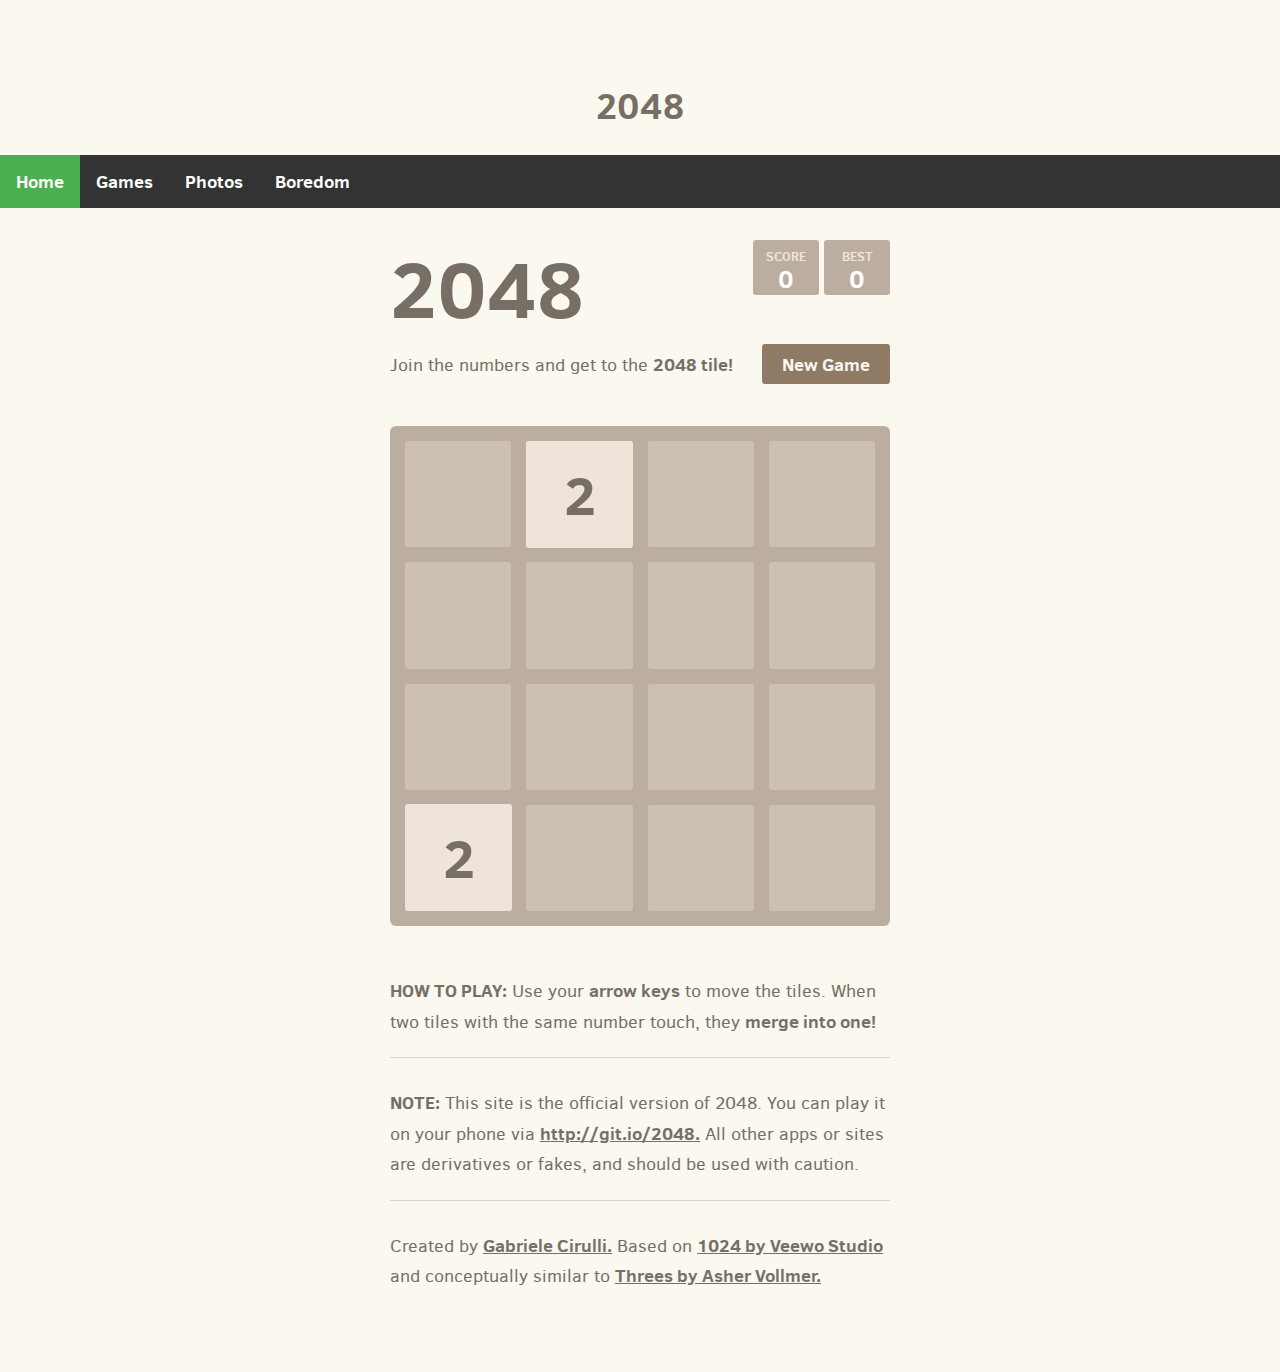
<file: Games/2048/index.html>
<!DOCTYPE html>
<html>
<head>
  <meta charset="utf-8">
  <title>2048</title>

  <link href="style/main.css" rel="stylesheet" type="text/css">
  <link rel="shortcut icon" href="favicon.ico">
  <link rel="apple-touch-icon" href="meta/apple-touch-icon.png">
  <link rel="apple-touch-startup-image" href="meta/apple-touch-startup-image-640x1096.png" media="(device-width: 320px) and (device-height: 568px) and (-webkit-device-pixel-ratio: 2)"> <!-- iPhone 5+ -->
  <link rel="apple-touch-startup-image" href="meta/apple-touch-startup-image-640x920.png"  media="(device-width: 320px) and (device-height: 480px) and (-webkit-device-pixel-ratio: 2)"> <!-- iPhone, retina -->
  <meta name="apple-mobile-web-app-capable" content="yes">
  <meta name="apple-mobile-web-app-status-bar-style" content="black">

  <meta name="HandheldFriendly" content="True">
  <meta name="MobileOptimized" content="320">
  <meta name="viewport" content="width=device-width, target-densitydpi=160dpi, initial-scale=1.0, maximum-scale=1, user-scalable=no, minimal-ui">
  <style>
nav ul {
    list-style-type: none;
    margin: 0;
    padding: 0;
    overflow: hidden;
    background-color: #333;
}

nav li {
    float: left;
}

nav li a {
    display: block;
    color: white;
    text-align: center;
    padding: 14px 16px;
    text-decoration: none;
}

nav a:hover:not(.active) {
    background-color: #111;
}

nav .active {
background-color:#4CAF50;
}
</style>
</head>
<body>
	<header><center><h1>2048</h1></center></header>
		<nav>
			<ul>
				<li><a class="active" href="../../Home Page/Awesome Webpage.html">Home</a></li>
				<li><a href="../../Games/games.html">Games</a></li>
				<li><a href="../../Photos/photos.html">Photos</a></li>
				<li><a href="../../Boredom/page.html">Boredom</a></li>
			</ul>
		</nav>
	<br>
  <div class="container">
    <div class="heading">
      <h1 class="title">2048</h1>
      <div class="scores-container">
        <div class="score-container">0</div>
        <div class="best-container">0</div>
      </div>
    </div>

    <div class="above-game">
      <p class="game-intro">Join the numbers and get to the <strong>2048 tile!</strong></p>
      <a class="restart-button">New Game</a>
    </div>

    <div class="game-container">
      <div class="game-message">
        <p></p>
        <div class="lower">
	        <a class="keep-playing-button">Keep going</a>
          <a class="retry-button">Try again</a>
        </div>
      </div>

      <div class="grid-container">
        <div class="grid-row">
          <div class="grid-cell"></div>
          <div class="grid-cell"></div>
          <div class="grid-cell"></div>
          <div class="grid-cell"></div>
        </div>
        <div class="grid-row">
          <div class="grid-cell"></div>
          <div class="grid-cell"></div>
          <div class="grid-cell"></div>
          <div class="grid-cell"></div>
        </div>
        <div class="grid-row">
          <div class="grid-cell"></div>
          <div class="grid-cell"></div>
          <div class="grid-cell"></div>
          <div class="grid-cell"></div>
        </div>
        <div class="grid-row">
          <div class="grid-cell"></div>
          <div class="grid-cell"></div>
          <div class="grid-cell"></div>
          <div class="grid-cell"></div>
        </div>
      </div>

      <div class="tile-container">

      </div>
    </div>

    <p class="game-explanation">
      <strong class="important">How to play:</strong> Use your <strong>arrow keys</strong> to move the tiles. When two tiles with the same number touch, they <strong>merge into one!</strong>
    </p>
    <hr>
    <p>
    <strong class="important">Note:</strong> This site is the official version of 2048. You can play it on your phone via <a href="http://git.io/2048">http://git.io/2048.</a> All other apps or sites are derivatives or fakes, and should be used with caution.
    </p>
    <hr>
    <p>
    Created by <a href="http://gabrielecirulli.com" target="_blank">Gabriele Cirulli.</a> Based on <a href="https://itunes.apple.com/us/app/1024!/id823499224" target="_blank">1024 by Veewo Studio</a> and conceptually similar to <a href="http://asherv.com/threes/" target="_blank">Threes by Asher Vollmer.</a>
    </p>
  </div>

  <script src="js/bind_polyfill.js"></script>
  <script src="js/classlist_polyfill.js"></script>
  <script src="js/animframe_polyfill.js"></script>
  <script src="js/keyboard_input_manager.js"></script>
  <script src="js/html_actuator.js"></script>
  <script src="js/grid.js"></script>
  <script src="js/tile.js"></script>
  <script src="js/local_storage_manager.js"></script>
  <script src="js/game_manager.js"></script>
  <script src="js/application.js"></script>
</body>
</html>
</file>
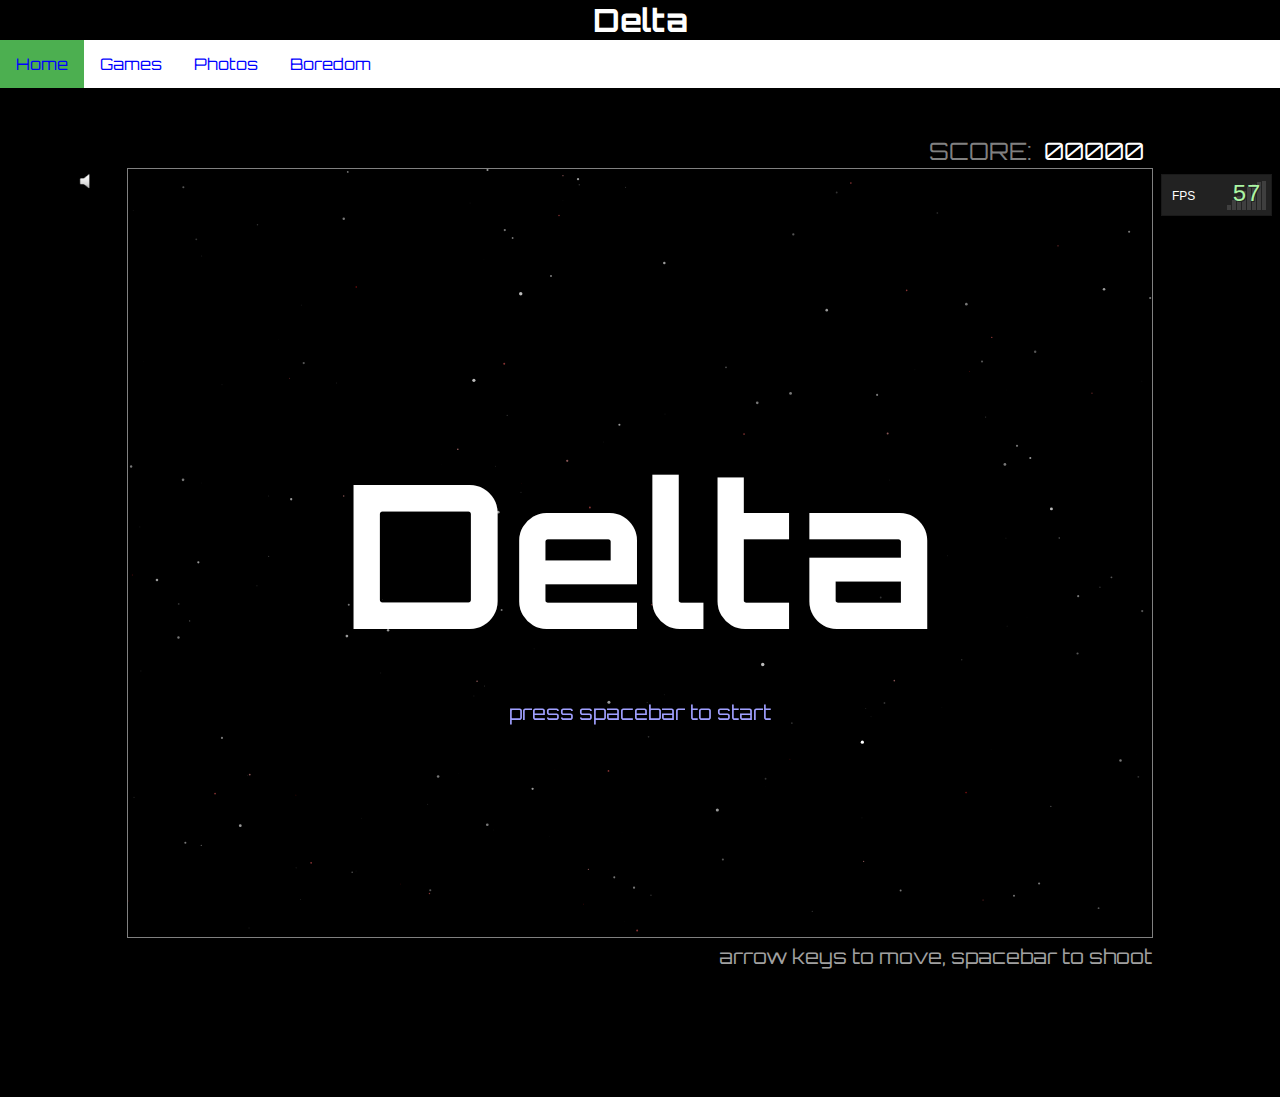
<file: Games/Delta/index.html>
<!DOCTYPE html>
<html>
<head>
  <meta http-equiv="X-UA-Compatible" content="IE=edge" />
  <meta http-equiv="Content-type" content="text/html; charset=utf-8"/>
  <link href='http://fonts.googleapis.com/css?family=Orbitron:400,500,700,900' rel='stylesheet' type='text/css'>
  <link href="css/normalize.css" media="screen, print" rel="stylesheet" type="text/css" />
  <link href="css/delta.css"  media="screen, print" rel="stylesheet" type="text/css" />
  <title>Javascript Delta</title>
  <style>
nav ul {
    list-style-type: none;
    margin: 0;
    padding: 0;
    overflow: hidden;
    background-color: #ffffff;
}

nav li {
    float: left;
}

nav li a {
    display: block;
    color: blue;
    text-align: center;
    padding: 14px 16px;
    text-decoration: none;
}

nav a:hover:not(.active) {
    background-color: #111;
}

nav .active {
background-color:#4CAF50;
}
</style>
</head>

<body>
	<header><center><h1>Delta</h1></center></header>
	<br><br>
	<nav>
		<ul>
			<li><a class="active" href="../../Home Page/Awesome Webpage.html">Home</a></li>
			<li><a href="../../Games/games.html">Games</a></li>
			<li><a href="../../Photos/photos.html">Photos</a></li>
			<li><a href="../../Boredom/page.html">Boredom</a></li>
		</ul>
	</nav>
	<br><br>
  <div id="delta">

    <div id="scoreboard">
      <span class="lives"><span class="label">LIVES:</span><img class="one" src="images/life.png"><img class="two" src="images/life.png"><img class="three" src="images/life.png"></span>
      <span class="score"><span class="label">SCORE:</span><span class="value">00000</span></span>
    </div>

    <img id="booting" src='images/booting.gif'>

    <h1 id="title"   style="display:none;">Delta</h1>
    <h2 id="start"   style="display:none;">press spacebar to start</h1>
    <h1 id="prepare" style="display:none;">Fasten Your Seatbelt</h1>

    <canvas id="canvas">
      <div class="unsupported">
        Sorry, this example cannot be run because your browser does not support the &lt;canvas&gt; element
      </div>
    </canvas>

    <div id="instructions">
      arrow keys to move, spacebar to shoot
    </div>

    <div id='sound' class='on' title='toggle music and fx' style="display:none;"></div>

  </div>

  <script src="js/vendor.js"></script>
  <script src="js/game.js"></script>
  <script src="js/delta.js"></script>
  <script>
    Delta();
  </script>

</body>
</html>
</file>
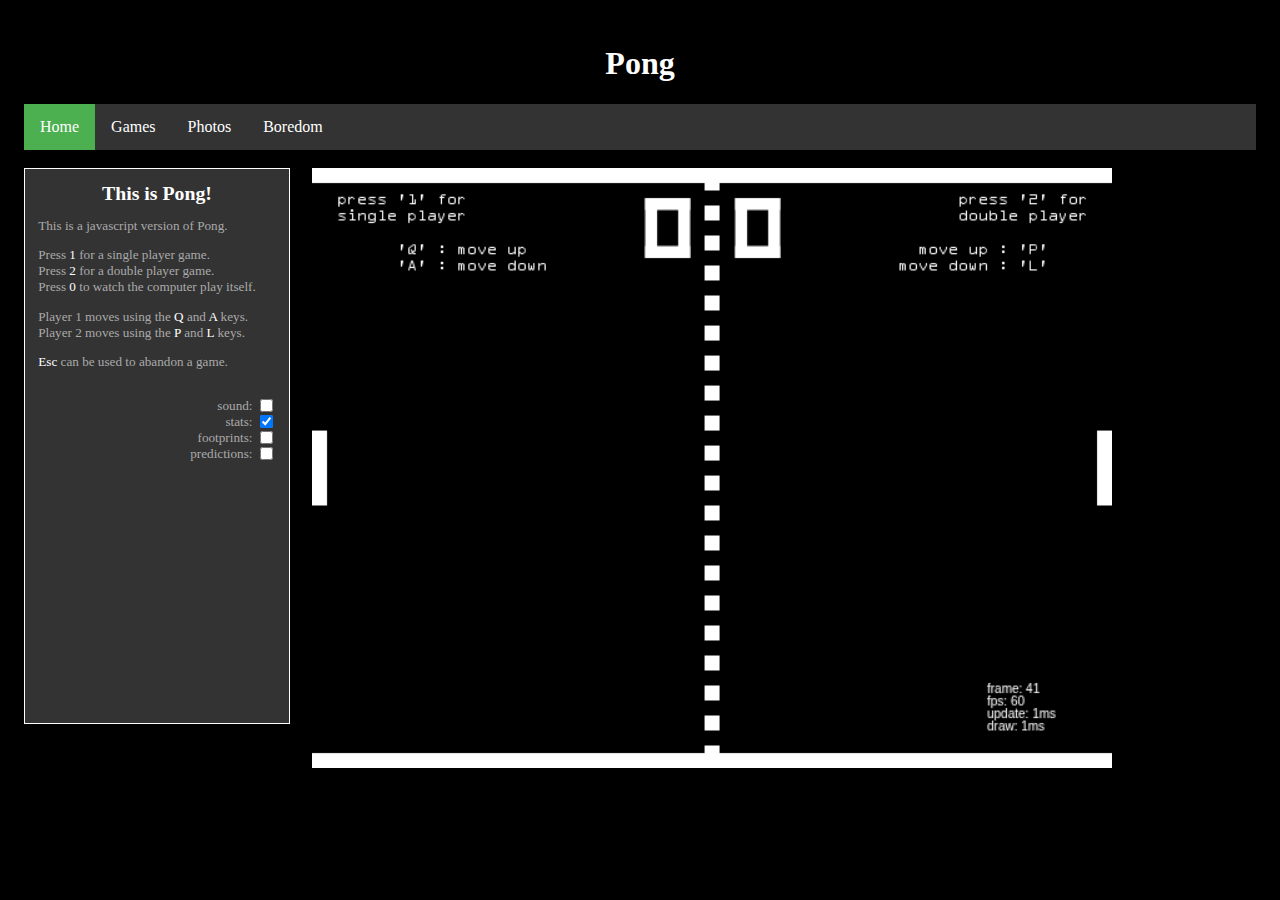
<file: Games/Pong/index.html>
<!DOCTYPE html> 
<html>
<head>
  <title>Pong!</title> 
  <meta http-equiv="Content-Type" content="text/html; charset=utf-8"/> 
  <link href="pong.css" media="screen, print" rel="stylesheet" type="text/css" /> 
  	<style>
nav ul {
    list-style-type: none;
    margin: 0;
    padding: 0;
    overflow: hidden;
    background-color: #333;
}

nav li {
    float: left;
}

nav li a {
    display: block;
    color: white;
    text-align: center;
    padding: 14px 16px;
    text-decoration: none;
}

nav a:hover:not(.active) {
    background-color: #111;
}

nav .active {
background-color:#4CAF50;
}
</style>
</head> 
 
<body> 
<header><center><h1><font color="#ffffff">Pong</font></h1></center></header>
	<nav>
		<ul>
			<li><a class="active" href="../../Home Page/Awesome Webpage.html">Home</a></li>
			<li><a href="../../Games/games.html">Games</a></li>
			<li><a href="../../Photos/photos.html">Photos</a></li>
			<li><a href="../../Boredom/page.html">Boredom</a></li>
		</ul>
	</nav>
	<br>
  <div id="sidebar">

    <h2>This is Pong!</h2>



    <div class='description'>
      <p>
        This is a javascript version of Pong.
      </p>
      <p>
        Press <b>1</b> for a single player game.<br>
        Press <b>2</b> for a double player game.<br>
        Press <b>0</b> to watch the computer play itself.
      </p>
      <p>
        Player 1 moves using the <b>Q</b> and <b>A</b> keys.<br>
        Player 2 moves using the <b>P</b> and <b>L</b> keys.
      </p>
      <p>
        <b>Esc</b> can be used to abandon a game.
      </p>
    </div>

    <div class='settings'>
      <label for='sound'>sound: </label>
      <input type='checkbox' id='sound'>
    </div>

    <div class='settings'>
      <label for='stats'>stats: </label>
      <input type='checkbox' id='stats' checked>
    </div>

    <div class='settings'>
      <label for='footprints'>footprints: </label>
      <input type='checkbox' id='footprints'>
    </div>

    <div class='settings'>
      <label for='predictions'>predictions: </label>
      <input type='checkbox' id='predictions'>
    </div>

  </div>

  <canvas id="game">
    <div id="unsupported">
      Sorry, this example cannot be run because your browser does not support the &lt;canvas&gt; element
    </div>
  </canvas>

  <script src="game.js" type="text/javascript"></script> 
  <script src="pong.js" type="text/javascript"></script>
  <script type="text/javascript">
  Game.ready(function() {

    var size        = document.getElementById('size');
    var sound       = document.getElementById('sound');
    var stats       = document.getElementById('stats');
    var footprints  = document.getElementById('footprints');
    var predictions = document.getElementById('predictions');

    var pong = Game.start('game', Pong, {
      sound:       sound.checked,
      stats:       stats.checked,
      footprints:  footprints.checked,
      predictions: predictions.checked
    });

    Game.addEvent(sound,       'change', function() { pong.enableSound(sound.checked);           });
    Game.addEvent(stats,       'change', function() { pong.showStats(stats.checked);             });
    Game.addEvent(footprints,  'change', function() { pong.showFootprints(footprints.checked);   });
    Game.addEvent(predictions, 'change', function() { pong.showPredictions(predictions.checked); });

  });
  </script>

</body> 
</html>
</file>
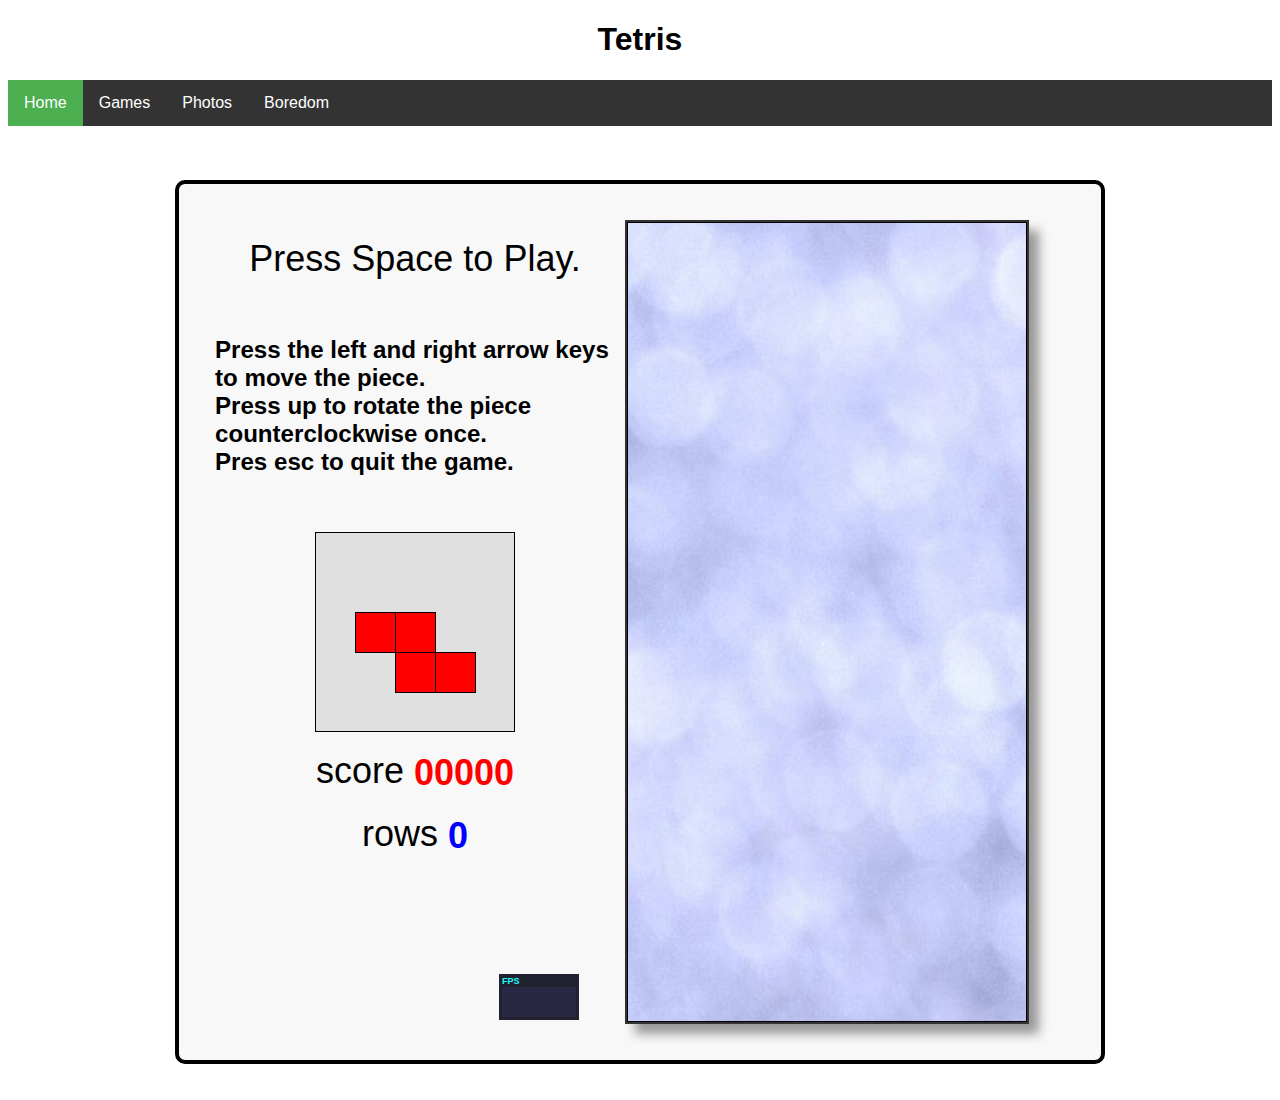
<file: Games/Tetris/index.html>
<!DOCTYPE html>
<html>
<head>
  <title>Tetris</title>
  <style>
nav ul {
    list-style-type: none;
    margin: 0;
    padding: 0;
    overflow: hidden;
    background-color: #333;
}

nav li {
    float: left;
}

nav li a {
    display: block;
    color: white;
    text-align: center;
    padding: 14px 16px;
    text-decoration: none;
}

nav a:hover:not(.active) {
    background-color: #111;
}

nav .active {
background-color:#4CAF50;
}
</style>
  <style>
    body      { font-family: Helvetica, sans-serif; }
    #tetris   { margin: 1em auto; padding: 1em; border: 4px solid black; border-radius: 10px; background-color: #F8F8F8; }
    #stats    { display: inline-block; vertical-align: top; }
    #canvas   { display: inline-block; vertical-align: top; background: url(texture.jpg); box-shadow: 10px 10px 10px #999; border: 2px solid #333; }
    #menu     { display: inline-block; vertical-align: top; position: relative; }
    #menu p   { margin: 0.5em 0; text-align: center; }
    #menu p a { text-decoration: none; color: black; }
    #upcoming { display: block; margin: 0 auto; background-color: #E0E0E0; }
    #score    { color: red; font-weight: bold; vertical-align: middle; }
    #rows     { color: blue; font-weight: bold; vertical-align: middle; }
    #stats    { position: absolute; bottom: 0em; right: 1em; }
    @media screen and (min-width:   0px) and (min-height:   0px)  { #tetris { font-size: 0.75em; width: 250px; } #menu { width: 100px; height: 200px; } #upcoming { width:  50px; height:  50px; } #canvas { width: 100px; height: 200px; } } /* 10px chunks */
    @media screen and (min-width: 400px) and (min-height: 400px)  { #tetris { font-size: 1.00em; width: 350px; } #menu { width: 150px; height: 300px; } #upcoming { width:  75px; height:  75px; } #canvas { width: 150px; height: 300px; } } /* 15px chunks */
    @media screen and (min-width: 500px) and (min-height: 500px)  { #tetris { font-size: 1.25em; width: 450px; } #menu { width: 200px; height: 400px; } #upcoming { width: 100px; height: 100px; } #canvas { width: 200px; height: 400px; } } /* 20px chunks */
    @media screen and (min-width: 600px) and (min-height: 600px)  { #tetris { font-size: 1.50em; width: 550px; } #menu { width: 250px; height: 500px; } #upcoming { width: 125px; height: 125px; } #canvas { width: 250px; height: 500px; } } /* 25px chunks */
    @media screen and (min-width: 700px) and (min-height: 700px)  { #tetris { font-size: 1.75em; width: 650px; } #menu { width: 300px; height: 600px; } #upcoming { width: 150px; height: 150px; } #canvas { width: 300px; height: 600px; } } /* 30px chunks */
    @media screen and (min-width: 800px) and (min-height: 800px)  { #tetris { font-size: 2.00em; width: 750px; } #menu { width: 350px; height: 700px; } #upcoming { width: 175px; height: 175px; } #canvas { width: 350px; height: 700px; } } /* 35px chunks */
    @media screen and (min-width: 900px) and (min-height: 900px)  { #tetris { font-size: 2.25em; width: 850px; } #menu { width: 400px; height: 800px; } #upcoming { width: 200px; height: 200px; } #canvas { width: 400px; height: 800px; } } /* 40px chunks */
  </style>
</head>

<body>
	<header><center><h1>Tetris</h1></center></header>
	<nav>
		<ul>
			<li><a class="active" href="../../Home Page/Awesome Webpage.html">Home</a></li>
			<li><a href="../../Games/games.html">Games</a></li>
			<li><a href="../../Photos/photos.html">Photos</a></li>
			<li><a href="../../Boredom/page.html">Boredom</a></li>
		</ul>
	</nav>
	<br>
  <div id="tetris">
    <div id="menu">
      <p id="start"><a href="javascript:play();">Press Space to Play.</a></p>
	  <p><h6>Press the left and right arrow keys to move the piece. <br> Press up to rotate the piece counterclockwise once. <br> Pres esc to quit the game.</h6></p>
      <p><canvas id="upcoming"></canvas></p>
      <p>score <span id="score">00000</span></p>
      <p>rows <span id="rows">0</span></p>
    </div>
    <canvas id="canvas">
      Sorry, this example cannot be run because your browser does not support the &lt;canvas&gt; element
    </canvas>
  </div>

  <script src="stats.js"></script>
  <script>

    //-------------------------------------------------------------------------
    // base helper methods
    //-------------------------------------------------------------------------

    function get(id)        { return document.getElementById(id);  }
    function hide(id)       { get(id).style.visibility = 'hidden'; }
    function show(id)       { get(id).style.visibility = null;     }
    function html(id, html) { get(id).innerHTML = html;            }

    function timestamp()           { return new Date().getTime();                             }
    function random(min, max)      { return (min + (Math.random() * (max - min)));            }
    function randomChoice(choices) { return choices[Math.round(random(0, choices.length-1))]; }

    if (!window.requestAnimationFrame) { // http://paulirish.com/2011/requestanimationframe-for-smart-animating/
      window.requestAnimationFrame = window.webkitRequestAnimationFrame ||
                                     window.mozRequestAnimationFrame    ||
                                     window.oRequestAnimationFrame      ||
                                     window.msRequestAnimationFrame     ||
                                     function(callback, element) {
                                       window.setTimeout(callback, 1000 / 60);
                                     }
    }

    //-------------------------------------------------------------------------
    // game constants
    //-------------------------------------------------------------------------

    var KEY     = { ESC: 27, SPACE: 32, LEFT: 37, UP: 38, RIGHT: 39, DOWN: 40 },
        DIR     = { UP: 0, RIGHT: 1, DOWN: 2, LEFT: 3, MIN: 0, MAX: 3 },
        stats   = new Stats(),
        canvas  = get('canvas'),
        ctx     = canvas.getContext('2d'),
        ucanvas = get('upcoming'),
        uctx    = ucanvas.getContext('2d'),
        speed   = { start: 0.6, decrement: 0.005, min: 0.1 }, // how long before piece drops by 1 row (seconds)
        nx      = 10, // width of tetris court (in blocks)
        ny      = 20, // height of tetris court (in blocks)
        nu      = 5;  // width/height of upcoming preview (in blocks)

    //-------------------------------------------------------------------------
    // game variables (initialized during reset)
    //-------------------------------------------------------------------------

    var dx, dy,        // pixel size of a single tetris block
        blocks,        // 2 dimensional array (nx*ny) representing tetris court - either empty block or occupied by a 'piece'
        actions,       // queue of user actions (inputs)
        playing,       // true|false - game is in progress
        dt,            // time since starting this game
        current,       // the current piece
        next,          // the next piece
        score,         // the current score
        vscore,        // the currently displayed score (it catches up to score in small chunks - like a spinning slot machine)
        rows,          // number of completed rows in the current game
        step;          // how long before current piece drops by 1 row

    //-------------------------------------------------------------------------
    // tetris pieces
    //
    // blocks: each element represents a rotation of the piece (0, 90, 180, 270)
    //         each element is a 16 bit integer where the 16 bits represent
    //         a 4x4 set of blocks, e.g. j.blocks[0] = 0x44C0
    //
    //             0100 = 0x4 << 3 = 0x4000
    //             0100 = 0x4 << 2 = 0x0400
    //             1100 = 0xC << 1 = 0x00C0
    //             0000 = 0x0 << 0 = 0x0000
    //                               ------
    //                               0x44C0
    //
    //-------------------------------------------------------------------------

    var i = { size: 4, blocks: [0x0F00, 0x2222, 0x00F0, 0x4444], color: 'cyan'   };
    var j = { size: 3, blocks: [0x44C0, 0x8E00, 0x6440, 0x0E20], color: 'blue'   };
    var l = { size: 3, blocks: [0x4460, 0x0E80, 0xC440, 0x2E00], color: 'orange' };
    var o = { size: 2, blocks: [0xCC00, 0xCC00, 0xCC00, 0xCC00], color: 'yellow' };
    var s = { size: 3, blocks: [0x06C0, 0x8C40, 0x6C00, 0x4620], color: 'green'  };
    var t = { size: 3, blocks: [0x0E40, 0x4C40, 0x4E00, 0x4640], color: 'purple' };
    var z = { size: 3, blocks: [0x0C60, 0x4C80, 0xC600, 0x2640], color: 'red'    };

    //------------------------------------------------
    // do the bit manipulation and iterate through each
    // occupied block (x,y) for a given piece
    //------------------------------------------------
    function eachblock(type, x, y, dir, fn) {
      var bit, result, row = 0, col = 0, blocks = type.blocks[dir];
      for(bit = 0x8000 ; bit > 0 ; bit = bit >> 1) {
        if (blocks & bit) {
          fn(x + col, y + row);
        }
        if (++col === 4) {
          col = 0;
          ++row;
        }
      }
    }

    //-----------------------------------------------------
    // check if a piece can fit into a position in the grid
    //-----------------------------------------------------
    function occupied(type, x, y, dir) {
      var result = false
      eachblock(type, x, y, dir, function(x, y) {
        if ((x < 0) || (x >= nx) || (y < 0) || (y >= ny) || getBlock(x,y))
          result = true;
      });
      return result;
    }

    function unoccupied(type, x, y, dir) {
      return !occupied(type, x, y, dir);
    }

    //-----------------------------------------
    // start with 4 instances of each piece and
    // pick randomly until the 'bag is empty'
    //-----------------------------------------
    var pieces = [];
    function randomPiece() {
      if (pieces.length == 0)
        pieces = [i,i,i,i,j,j,j,j,l,l,l,l,o,o,o,o,s,s,s,s,t,t,t,t,z,z,z,z];
      var type = pieces.splice(random(0, pieces.length-1), 1)[0];
      return { type: type, dir: DIR.UP, x: Math.round(random(0, nx - type.size)), y: 0 };
    }


    //-------------------------------------------------------------------------
    // GAME LOOP
    //-------------------------------------------------------------------------

    function run() {

      showStats(); // initialize FPS counter
      addEvents(); // attach keydown and resize events

      var last = now = timestamp();
      function frame() {
        now = timestamp();
        update(Math.min(1, (now - last) / 1000.0)); // using requestAnimationFrame have to be able to handle large delta's caused when it 'hibernates' in a background or non-visible tab
        draw();
        stats.update();
        last = now;
        requestAnimationFrame(frame, canvas);
      }

      resize(); // setup all our sizing information
      reset();  // reset the per-game variables
      frame();  // start the first frame

    }

    function showStats() {
      stats.domElement.id = 'stats';
      get('menu').appendChild(stats.domElement);
    }

    function addEvents() {
      document.addEventListener('keydown', keydown, false);
      window.addEventListener('resize', resize, false);
    }

    function resize(event) {
      canvas.width   = canvas.clientWidth;  // set canvas logical size equal to its physical size
      canvas.height  = canvas.clientHeight; // (ditto)
      ucanvas.width  = ucanvas.clientWidth;
      ucanvas.height = ucanvas.clientHeight;
      dx = canvas.width  / nx; // pixel size of a single tetris block
      dy = canvas.height / ny; // (ditto)
      invalidate();
      invalidateNext();
    }

    function keydown(ev) {
      var handled = false;
      if (playing) {
        switch(ev.keyCode) {
          case KEY.LEFT:   actions.push(DIR.LEFT);  handled = true; break;
          case KEY.RIGHT:  actions.push(DIR.RIGHT); handled = true; break;
          case KEY.UP:     actions.push(DIR.UP);    handled = true; break;
          case KEY.DOWN:   actions.push(DIR.DOWN);  handled = true; break;
          case KEY.ESC:    lose();                  handled = true; break;
        }
      }
      else if (ev.keyCode == KEY.SPACE) {
        play();
        handled = true;
      }
      if (handled)
        ev.preventDefault(); // prevent arrow keys from scrolling the page (supported in IE9+ and all other browsers)
    }

    //-------------------------------------------------------------------------
    // GAME LOGIC
    //-------------------------------------------------------------------------

    function play() { hide('start'); reset();          playing = true;  }
    function lose() { show('start'); setVisualScore(); playing = false; }

    function setVisualScore(n)      { vscore = n || score; invalidateScore(); }
    function setScore(n)            { score = n; setVisualScore(n);  }
    function addScore(n)            { score = score + n;   }
    function clearScore()           { setScore(0); }
    function clearRows()            { setRows(0); }
    function setRows(n)             { rows = n; step = Math.max(speed.min, speed.start - (speed.decrement*rows)); invalidateRows(); }
    function addRows(n)             { setRows(rows + n); }
    function getBlock(x,y)          { return (blocks && blocks[x] ? blocks[x][y] : null); }
    function setBlock(x,y,type)     { blocks[x] = blocks[x] || []; blocks[x][y] = type; invalidate(); }
    function clearBlocks()          { blocks = []; invalidate(); }
    function clearActions()         { actions = []; }
    function setCurrentPiece(piece) { current = piece || randomPiece(); invalidate();     }
    function setNextPiece(piece)    { next    = piece || randomPiece(); invalidateNext(); }

    function reset() {
      dt = 0;
      clearActions();
      clearBlocks();
      clearRows();
      clearScore();
      setCurrentPiece(next);
      setNextPiece();
    }

    function update(idt) {
      if (playing) {
        if (vscore < score)
          setVisualScore(vscore + 1);
        handle(actions.shift());
        dt = dt + idt;
        if (dt > step) {
          dt = dt - step;
          drop();
        }
      }
    }

    function handle(action) {
      switch(action) {
        case DIR.LEFT:  move(DIR.LEFT);  break;
        case DIR.RIGHT: move(DIR.RIGHT); break;
        case DIR.UP:    rotate();        break;
        case DIR.DOWN:  drop();          break;
      }
    }

    function move(dir) {
      var x = current.x, y = current.y;
      switch(dir) {
        case DIR.RIGHT: x = x + 1; break;
        case DIR.LEFT:  x = x - 1; break;
        case DIR.DOWN:  y = y + 1; break;
      }
      if (unoccupied(current.type, x, y, current.dir)) {
        current.x = x;
        current.y = y;
        invalidate();
        return true;
      }
      else {
        return false;
      }
    }

    function rotate() {
      var newdir = (current.dir == DIR.MAX ? DIR.MIN : current.dir + 1);
      if (unoccupied(current.type, current.x, current.y, newdir)) {
        current.dir = newdir;
        invalidate();
      }
    }

    function drop() {
      if (!move(DIR.DOWN)) {
        addScore(10);
        dropPiece();
        removeLines();
        setCurrentPiece(next);
        setNextPiece(randomPiece());
        clearActions();
        if (occupied(current.type, current.x, current.y, current.dir)) {
          lose();
        }
      }
    }

    function dropPiece() {
      eachblock(current.type, current.x, current.y, current.dir, function(x, y) {
        setBlock(x, y, current.type);
      });
    }

    function removeLines() {
      var x, y, complete, n = 0;
      for(y = ny ; y > 0 ; --y) {
        complete = true;
        for(x = 0 ; x < nx ; ++x) {
          if (!getBlock(x, y))
            complete = false;
        }
        if (complete) {
          removeLine(y);
          y = y + 1; // recheck same line
          n++;
        }
      }
      if (n > 0) {
        addRows(n);
        addScore(100*Math.pow(2,n-1)); // 1: 100, 2: 200, 3: 400, 4: 800
      }
    }

    function removeLine(n) {
      var x, y;
      for(y = n ; y >= 0 ; --y) {
        for(x = 0 ; x < nx ; ++x)
          setBlock(x, y, (y == 0) ? null : getBlock(x, y-1));
      }
    }

    //-------------------------------------------------------------------------
    // RENDERING
    //-------------------------------------------------------------------------

    var invalid = {};

    function invalidate()         { invalid.court  = true; }
    function invalidateNext()     { invalid.next   = true; }
    function invalidateScore()    { invalid.score  = true; }
    function invalidateRows()     { invalid.rows   = true; }

    function draw() {
      ctx.save();
      ctx.lineWidth = 1;
      ctx.translate(0.5, 0.5); // for crisp 1px black lines
      drawCourt();
      drawNext();
      drawScore();
      drawRows();
      ctx.restore();
    }

    function drawCourt() {
      if (invalid.court) {
        ctx.clearRect(0, 0, canvas.width, canvas.height);
        if (playing)
          drawPiece(ctx, current.type, current.x, current.y, current.dir);
        var x, y, block;
        for(y = 0 ; y < ny ; y++) {
          for (x = 0 ; x < nx ; x++) {
            if (block = getBlock(x,y))
              drawBlock(ctx, x, y, block.color);
          }
        }
        ctx.strokeRect(0, 0, nx*dx - 1, ny*dy - 1); // court boundary
        invalid.court = false;
      }
    }

    function drawNext() {
      if (invalid.next) {
        var padding = (nu - next.type.size) / 2; // half-arsed attempt at centering next piece display
        uctx.save();
        uctx.translate(0.5, 0.5);
        uctx.clearRect(0, 0, nu*dx, nu*dy);
        drawPiece(uctx, next.type, padding, padding, next.dir);
        uctx.strokeStyle = 'black';
        uctx.strokeRect(0, 0, nu*dx - 1, nu*dy - 1);
        uctx.restore();
        invalid.next = false;
      }
    }

    function drawScore() {
      if (invalid.score) {
        html('score', ("00000" + Math.floor(vscore)).slice(-5));
        invalid.score = false;
      }
    }

    function drawRows() {
      if (invalid.rows) {
        html('rows', rows);
        invalid.rows = false;
      }
    }

    function drawPiece(ctx, type, x, y, dir) {
      eachblock(type, x, y, dir, function(x, y) {
        drawBlock(ctx, x, y, type.color);
      });
    }

    function drawBlock(ctx, x, y, color) {
      ctx.fillStyle = color;
      ctx.fillRect(x*dx, y*dy, dx, dy);
      ctx.strokeRect(x*dx, y*dy, dx, dy)
    }

    //-------------------------------------------------------------------------
    // FINALLY, lets run the game
    //-------------------------------------------------------------------------

    run();

  </script>

</body>
</html>
</file>
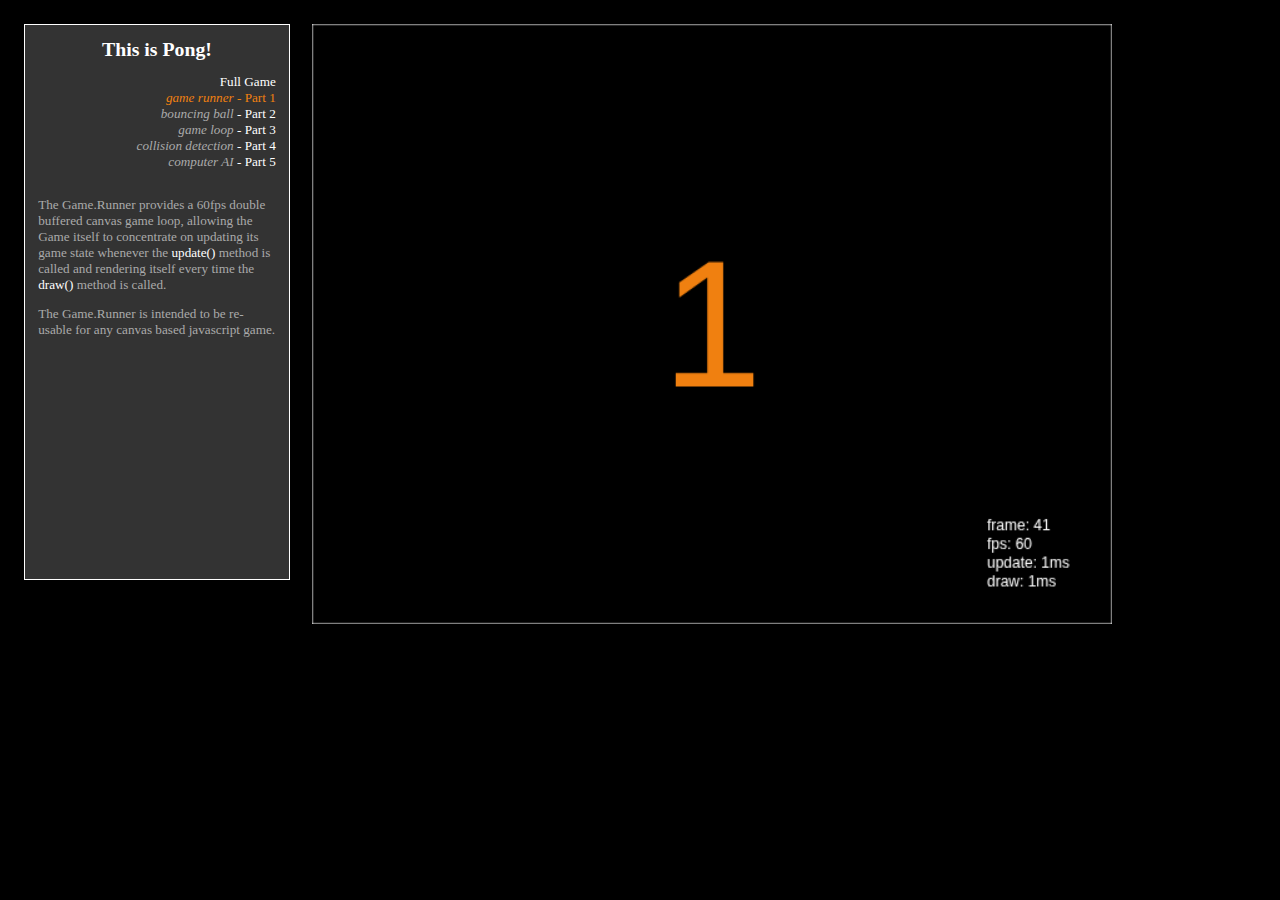
<file: Games/Pong/part1/index.html>
<!DOCTYPE html> 
<html>
<head>
  <title>Pong!</title> 
  <meta http-equiv="Content-Type" content="text/html; charset=utf-8"/> 
  <link href="../pong.css" media="screen, print" rel="stylesheet" type="text/css" /> 
</head> 
 
<body> 

  <div id="sidebar">

    <h2>This is Pong!</h2>

    <ul class='parts'>
      <li><a href='/'>Full Game</a></li>
      <li><a href='/part1' class='selected'><i>game runner</i> - Part 1</a></li>
      <li><a href='/part2'><i>bouncing ball</i> - Part 2</a></li>
      <li><a href='/part3'><i>game loop</i> - Part 3</a></li>
      <li><a href='/part4'><i>collision detection</i> - Part 4</a></li>
      <li><a href='/part5'><i>computer AI</i> - Part 5</a></li>
    </ul>

    <div class='description'>
      <p>
        The Game.Runner provides a 60fps double buffered canvas game loop, allowing the Game itself to concentrate
        on updating its game state whenever the <b>update()</b> method is called and rendering itself every
        time the <b>draw()</b> method is called.
      </p>
      <p>
        The Game.Runner is intended to be re-usable for any canvas based javascript game.
      </p>
    </div>

  </div>

  <canvas id="game">
    <div id="unsupported">
      Sorry, this example cannot be run because your browser does not support the &lt;canvas&gt; element
    </div>
  </canvas>

  <script src="game.js" type="text/javascript"></script> 
  <script src="pong.js" type="text/javascript"></script>
  <script type="text/javascript">
  Game.ready(function() {
    var pong = Game.start('game', Pong);
  });
  </script>

</body> 
</html>
</file>
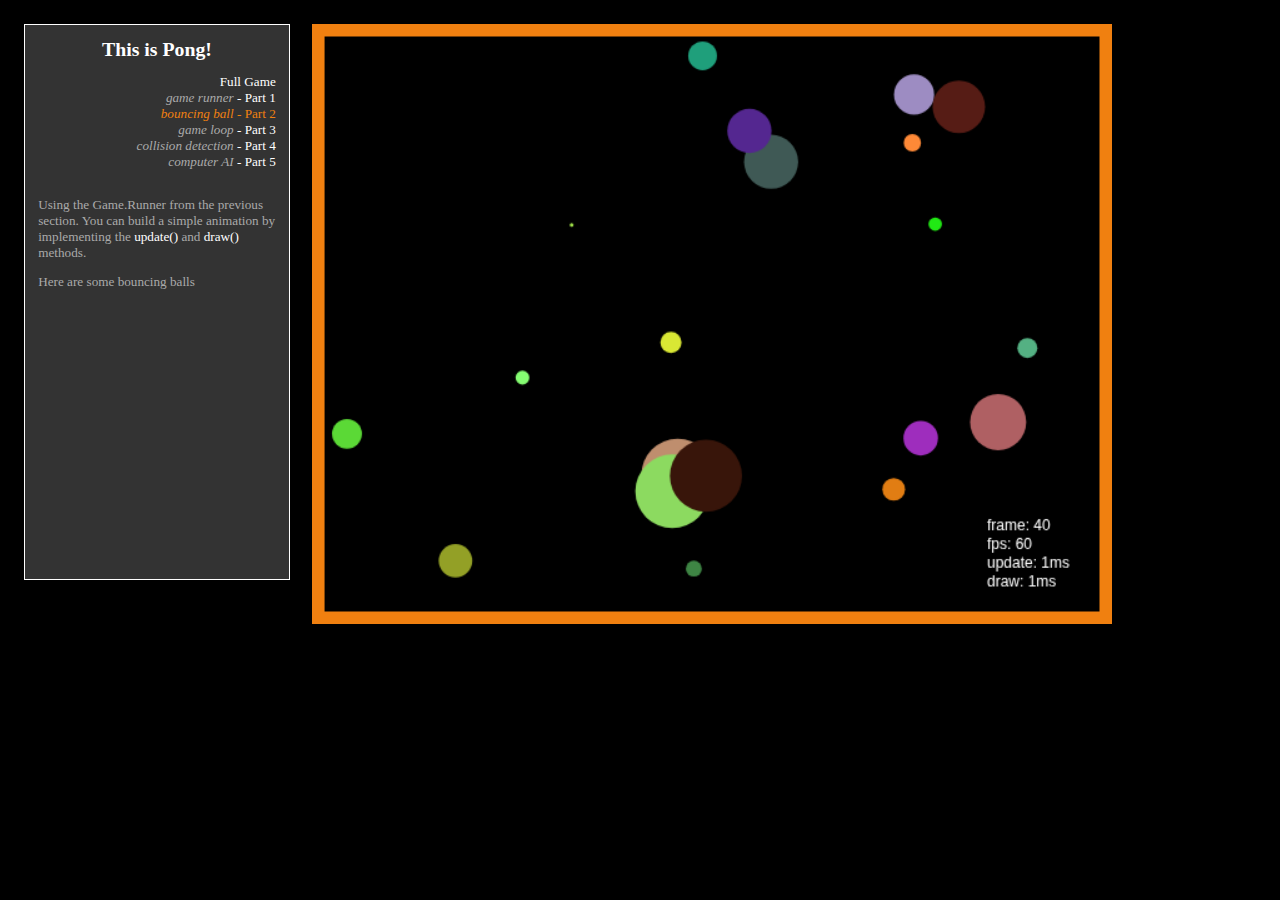
<file: Games/Pong/part2/index.html>
<!DOCTYPE html> 
<html>
<head>
  <title>Pong!</title> 
  <meta http-equiv="Content-Type" content="text/html; charset=utf-8"/> 
  <link href="../pong.css" media="screen, print" rel="stylesheet" type="text/css" /> 
</head> 
 
<body> 

  <div id="sidebar">

    <h2>This is Pong!</h2>

    <ul class='parts'>
      <li><a href='/'>Full Game</a></li>
      <li><a href='/part1'><i>game runner</i> - Part 1</a></li>
      <li><a href='/part2' class='selected'><i>bouncing ball</i> - Part 2</a></li>
      <li><a href='/part3'><i>game loop</i> - Part 3</a></li>
      <li><a href='/part4'><i>collision detection</i> - Part 4</a></li>
      <li><a href='/part5'><i>computer AI</i> - Part 5</a></li>
    </ul>

    <div class='description'>
      <p>
        Using the Game.Runner from the previous section. You can build a simple animation 
        by implementing the <b>update()</b> and <b>draw()</b> methods.
      </p>
      <p>
        Here are some bouncing balls
      </p>
    </div>

  </div>

  <canvas id="game">
    <div id="unsupported">
      Sorry, this example cannot be run because your browser does not support the &lt;canvas&gt; element
    </div>
  </canvas>

  <script src="game.js" type="text/javascript"></script> 
  <script src="pong.js" type="text/javascript"></script>
  <script type="text/javascript">
  Game.ready(function() {
    Game.start('game', Pong);
  });
  </script>

</body> 
</html>
</file>
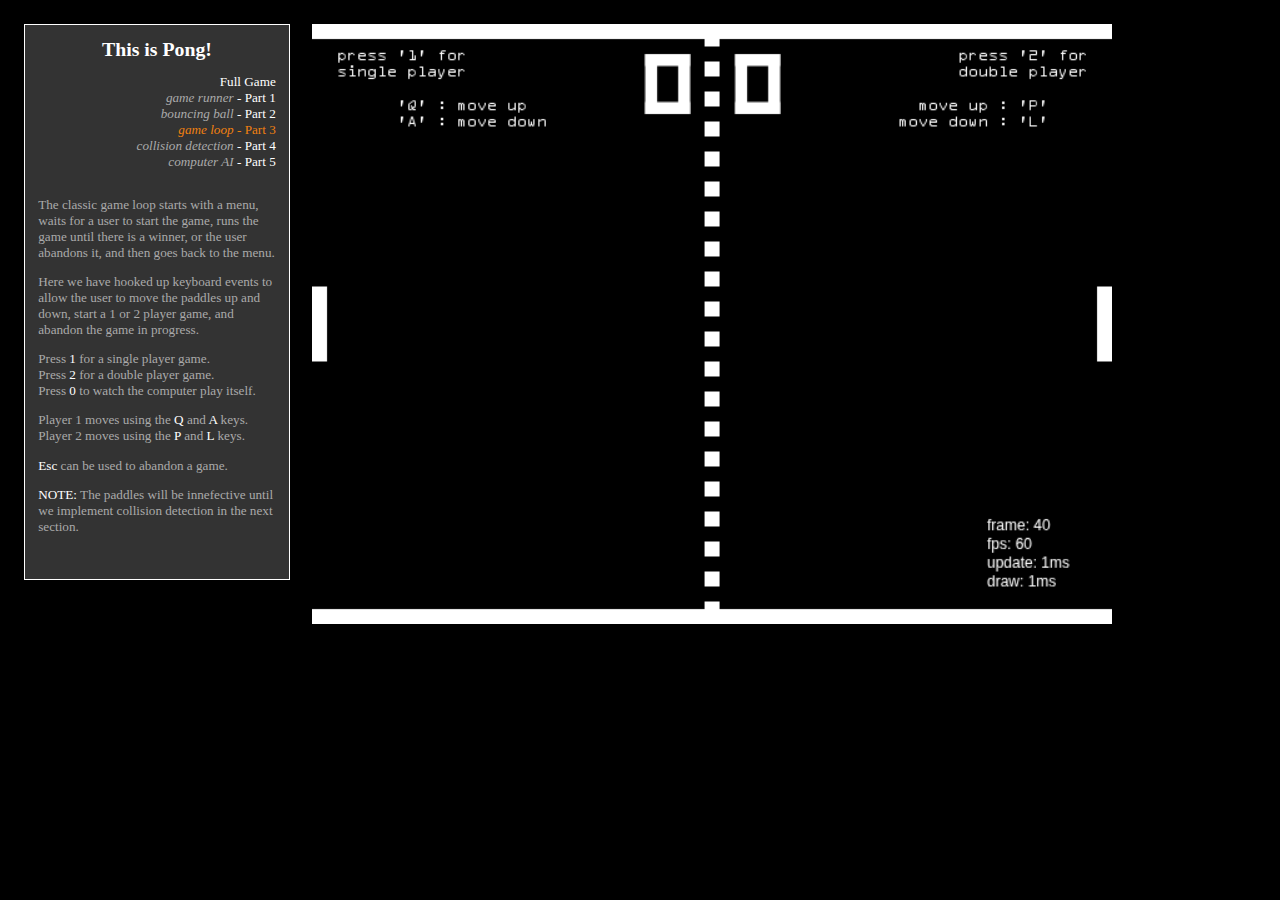
<file: Games/Pong/part3/index.html>
<!DOCTYPE html> 
<html>
<head>
  <title>Pong!</title> 
  <meta http-equiv="Content-Type" content="text/html; charset=utf-8"/> 
  <link href="../pong.css" media="screen, print" rel="stylesheet" type="text/css" /> 
</head> 
 
<body> 

  <div id="sidebar">

    <h2>This is Pong!</h2>

    <ul class='parts'>
      <li><a href='/'>Full Game</a></li>
      <li><a href='/part1'><i>game runner</i> - Part 1</a></li>
      <li><a href='/part2'><i>bouncing ball</i> - Part 2</a></li>
      <li><a href='/part3' class='selected'><i>game loop</i> - Part 3</a></li>
      <li><a href='/part4'><i>collision detection</i> - Part 4</a></li>
      <li><a href='/part5'><i>computer AI</i> - Part 5</a></li>
    </ul>

    <div class='description'>
      <p>
        The classic game loop starts with a menu, waits for a user to start the game, runs
        the game until there is a winner, or the user abandons it, and then goes back to the menu.
      </p>
      <p>
        Here we have hooked up keyboard events to allow the user to move the paddles up and
        down, start a 1 or 2 player game, and abandon the game in progress.
      </p>
      <p>
        Press <b>1</b> for a single player game.<br>
        Press <b>2</b> for a double player game.<br>
        Press <b>0</b> to watch the computer play itself.
      </p>
      <p>
        Player 1 moves using the <b>Q</b> and <b>A</b> keys.<br>
        Player 2 moves using the <b>P</b> and <b>L</b> keys.
      </p>
      <p>
        <b>Esc</b> can be used to abandon a game.
      </p>
      <p>
        <b>NOTE:</b> The paddles will be innefective until we implement collision detection in the next section. 
      </p>
    </div>

  </div>

  <canvas id="game">
    <div id="unsupported">
      Sorry, this example cannot be run because your browser does not support the &lt;canvas&gt; element
    </div>
  </canvas>

  <script src="game.js" type="text/javascript"></script> 
  <script src="pong.js" type="text/javascript"></script>
  <script type="text/javascript">
  Game.ready(function() {
    Game.start('game', Pong);
  });
  </script>

</body> 
</html>
</file>
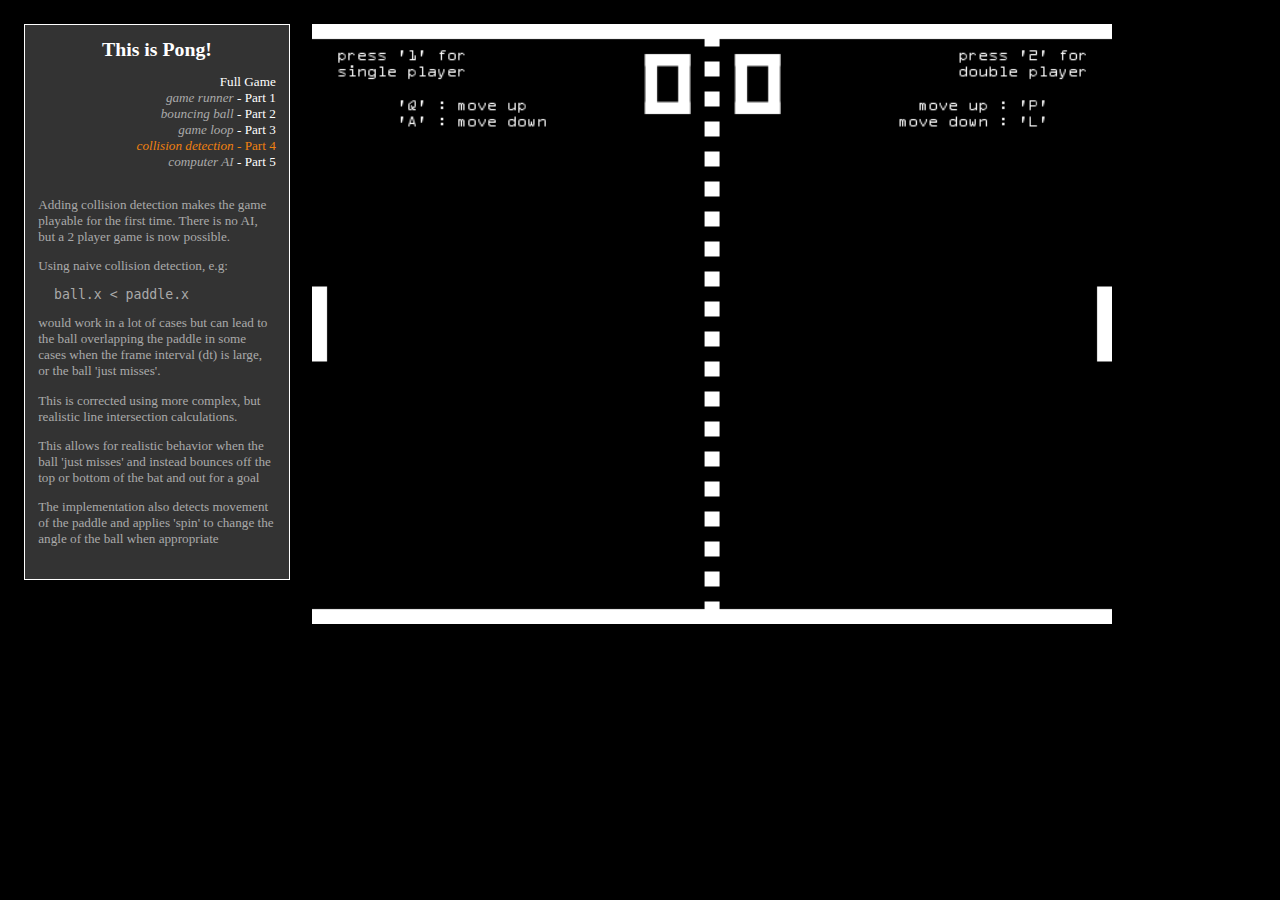
<file: Games/Pong/part4/index.html>
<!DOCTYPE html> 
<html>
<head>
  <title>Pong!</title> 
  <meta http-equiv="Content-Type" content="text/html; charset=utf-8"/> 
  <link href="../pong.css" media="screen, print" rel="stylesheet" type="text/css" /> 
</head> 
 
<body> 

  <div id="sidebar">

    <h2>This is Pong!</h2>

    <ul class='parts'>
      <li><a href='/'>Full Game</a></li>
      <li><a href='/part1'><i>game runner</i> - Part 1</a></li>
      <li><a href='/part2'><i>bouncing ball</i> - Part 2</a></li>
      <li><a href='/part3'><i>game loop</i> - Part 3</a></li>
      <li><a href='/part4' class='selected'><i>collision detection</i> - Part 4</a></li>
      <li><a href='/part5'><i>computer AI</i> - Part 5</a></li>
    </ul>

    <div class='description'>
      <p>
        Adding collision detection makes the game playable for the first time.
        There is no AI, but a 2 player game is now possible.
      </p>
      <p>
        Using naive collision detection, e.g:
          <pre>  ball.x &lt; paddle.x</pre>
        would work in a lot of cases but can lead to the ball overlapping the
        paddle in some cases when the frame interval (dt) is large, or the ball 'just misses'.
      </p>
      <p>
        This is corrected using more complex, but realistic line intersection calculations.
      </p>
      <p>
        This allows for realistic behavior when the ball 'just misses' and instead
        bounces off the top or bottom of the bat and out for a goal
      </p>
      <p>
        The implementation also detects movement of the paddle and
        applies 'spin' to change the angle of the ball when appropriate
      </p>

    </div>

  </div>

  <canvas id="game">
    <div id="unsupported">
      Sorry, this example cannot be run because your browser does not support the &lt;canvas&gt; element
    </div>
  </canvas>

  <script src="game.js" type="text/javascript"></script> 
  <script src="pong.js" type="text/javascript"></script>
  <script type="text/javascript">
  Game.ready(function() {
    Game.start('game', Pong);
  });
  </script>

</body> 
</html>
</file>
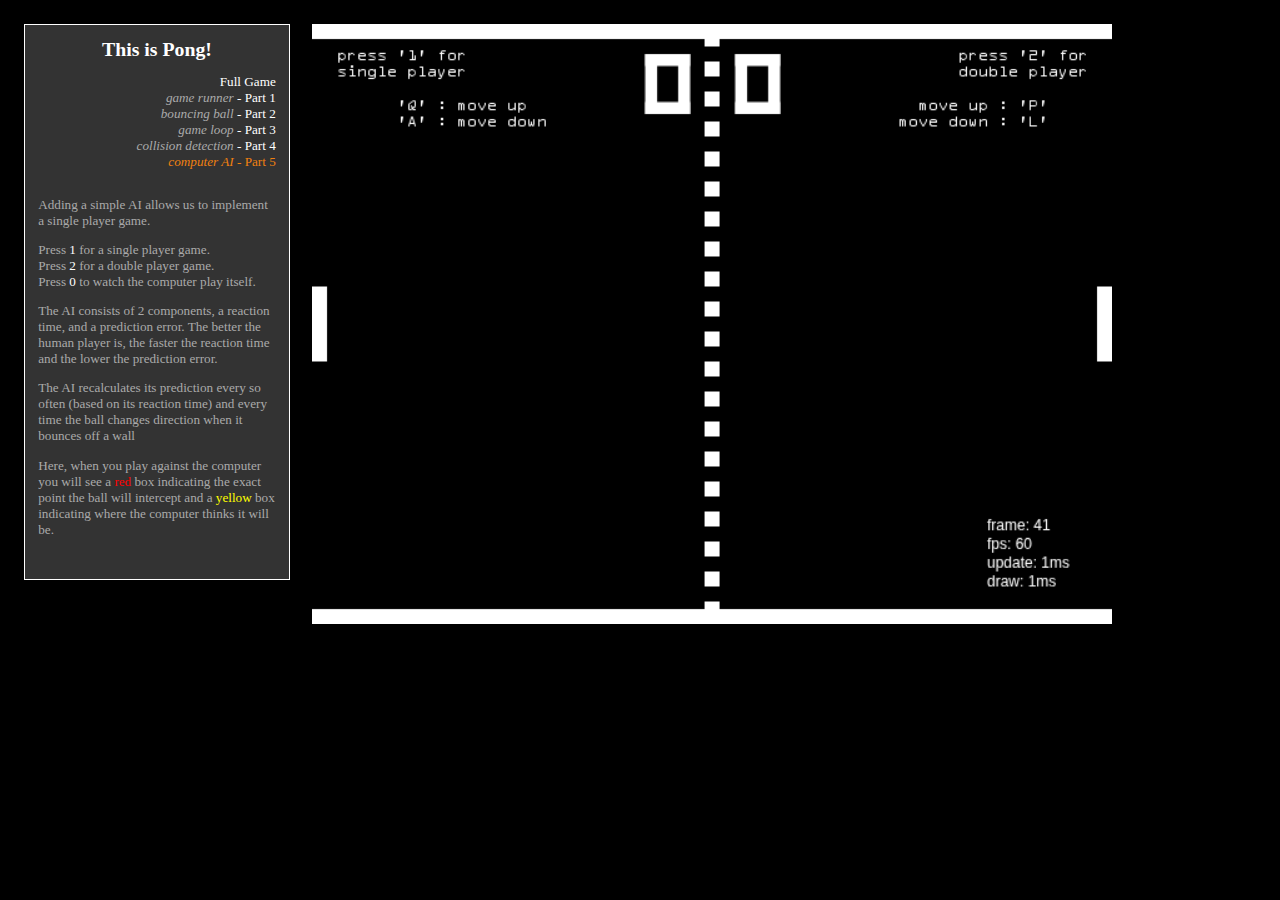
<file: Games/Pong/part5/index.html>
<!DOCTYPE html> 
<html>
<head>
  <title>Pong!</title> 
  <meta http-equiv="Content-Type" content="text/html; charset=utf-8"/> 
  <link href="../pong.css" media="screen, print" rel="stylesheet" type="text/css" /> 
</head> 
 
<body> 

  <div id="sidebar">

    <h2>This is Pong!</h2>

    <ul class='parts'>
      <li><a href='/'>Full Game</a></li>
      <li><a href='/part1'><i>game runner</i> - Part 1</a></li>
      <li><a href='/part2'><i>bouncing ball</i> - Part 2</a></li>
      <li><a href='/part3'><i>game loop</i> - Part 3</a></li>
      <li><a href='/part4'><i>collision detection</i> - Part 4</a></li>
      <li><a href='/part5' class='selected'><i>computer AI</i> - Part 5</a></li>
    </ul>

    <div class='description'>
      <p>
        Adding a simple AI allows us to implement a single player game.
      </p>
      <p>
        Press <b>1</b> for a single player game.<br>
        Press <b>2</b> for a double player game.<br>
        Press <b>0</b> to watch the computer play itself.
      </p>
      <p>
        The AI consists of 2 components, a reaction time, and a prediction
        error. The better the human player is, the faster the reaction time
        and the lower the prediction error.
      </p>
      <p>
        The AI recalculates its prediction every so often (based on its reaction
        time) and every time the ball changes direction when it bounces off a wall
      </p>
      <p>
        Here, when you play against the computer you will see a <span style='color:red'>red</span>
        box indicating the exact point the ball will intercept and a <span style='color:yellow'>yellow</span>
        box indicating where the computer thinks it will be.
      </p> 
    </div>

  </div>

  <canvas id="game">
    <div id="unsupported">
      Sorry, this example cannot be run because your browser does not support the &lt;canvas&gt; element
    </div>
  </canvas>

  <script src="game.js" type="text/javascript"></script> 
  <script src="pong.js" type="text/javascript"></script>
  <script type="text/javascript">
  Game.ready(function() {
    Game.start('game', Pong);
  });
  </script>

</body> 
</html>
</file>
<file: Games/2048/style/main.css>
@import url(fonts/clear-sans.css);
html, body {
  margin: 0;
  padding: 0;
  background: #faf8ef;
  color: #776e65;
  font-family: "Clear Sans", "Helvetica Neue", Arial, sans-serif;
  font-size: 18px; }

body {
  margin: 80px 0; }

.heading:after {
  content: "";
  display: block;
  clear: both; }

h1.title {
  font-size: 80px;
  font-weight: bold;
  margin: 0;
  display: block;
  float: left; }

@-webkit-keyframes move-up {
  0% {
    top: 25px;
    opacity: 1; }

  100% {
    top: -50px;
    opacity: 0; } }
@-moz-keyframes move-up {
  0% {
    top: 25px;
    opacity: 1; }

  100% {
    top: -50px;
    opacity: 0; } }
@keyframes move-up {
  0% {
    top: 25px;
    opacity: 1; }

  100% {
    top: -50px;
    opacity: 0; } }
.scores-container {
  float: right;
  text-align: right; }

.score-container, .best-container {
  position: relative;
  display: inline-block;
  background: #bbada0;
  padding: 15px 25px;
  font-size: 25px;
  height: 25px;
  line-height: 47px;
  font-weight: bold;
  border-radius: 3px;
  color: white;
  margin-top: 8px;
  text-align: center; }
  .score-container:after, .best-container:after {
    position: absolute;
    width: 100%;
    top: 10px;
    left: 0;
    text-transform: uppercase;
    font-size: 13px;
    line-height: 13px;
    text-align: center;
    color: #eee4da; }
  .score-container .score-addition, .best-container .score-addition {
    position: absolute;
    right: 30px;
    color: red;
    font-size: 25px;
    line-height: 25px;
    font-weight: bold;
    color: rgba(119, 110, 101, 0.9);
    z-index: 100;
    -webkit-animation: move-up 600ms ease-in;
    -moz-animation: move-up 600ms ease-in;
    animation: move-up 600ms ease-in;
    -webkit-animation-fill-mode: both;
    -moz-animation-fill-mode: both;
    animation-fill-mode: both; }

.score-container:after {
  content: "Score"; }

.best-container:after {
  content: "Best"; }

p {
  margin-top: 0;
  margin-bottom: 10px;
  line-height: 1.65; }

a {
  color: #776e65;
  font-weight: bold;
  text-decoration: underline;
  cursor: pointer; }

strong.important {
  text-transform: uppercase; }

hr {
  border: none;
  border-bottom: 1px solid #d8d4d0;
  margin-top: 20px;
  margin-bottom: 30px; }

.container {
  width: 500px;
  margin: 0 auto; }

@-webkit-keyframes fade-in {
  0% {
    opacity: 0; }

  100% {
    opacity: 1; } }
@-moz-keyframes fade-in {
  0% {
    opacity: 0; }

  100% {
    opacity: 1; } }
@keyframes fade-in {
  0% {
    opacity: 0; }

  100% {
    opacity: 1; } }
.game-container {
  margin-top: 40px;
  position: relative;
  padding: 15px;
  cursor: default;
  -webkit-touch-callout: none;
  -ms-touch-callout: none;
  -webkit-user-select: none;
  -moz-user-select: none;
  -ms-user-select: none;
  -ms-touch-action: none;
  touch-action: none;
  background: #bbada0;
  border-radius: 6px;
  width: 500px;
  height: 500px;
  -webkit-box-sizing: border-box;
  -moz-box-sizing: border-box;
  box-sizing: border-box; }
  .game-container .game-message {
    display: none;
    position: absolute;
    top: 0;
    right: 0;
    bottom: 0;
    left: 0;
    background: rgba(238, 228, 218, 0.5);
    z-index: 100;
    text-align: center;
    -webkit-animation: fade-in 800ms ease 1200ms;
    -moz-animation: fade-in 800ms ease 1200ms;
    animation: fade-in 800ms ease 1200ms;
    -webkit-animation-fill-mode: both;
    -moz-animation-fill-mode: both;
    animation-fill-mode: both; }
    .game-container .game-message p {
      font-size: 60px;
      font-weight: bold;
      height: 60px;
      line-height: 60px;
      margin-top: 222px; }
    .game-container .game-message .lower {
      display: block;
      margin-top: 59px; }
    .game-container .game-message a {
      display: inline-block;
      background: #8f7a66;
      border-radius: 3px;
      padding: 0 20px;
      text-decoration: none;
      color: #f9f6f2;
      height: 40px;
      line-height: 42px;
      margin-left: 9px; }
      .game-container .game-message a.keep-playing-button {
        display: none; }
    .game-container .game-message.game-won {
      background: rgba(237, 194, 46, 0.5);
      color: #f9f6f2; }
      .game-container .game-message.game-won a.keep-playing-button {
        display: inline-block; }
    .game-container .game-message.game-won, .game-container .game-message.game-over {
      display: block; }

.grid-container {
  position: absolute;
  z-index: 1; }

.grid-row {
  margin-bottom: 15px; }
  .grid-row:last-child {
    margin-bottom: 0; }
  .grid-row:after {
    content: "";
    display: block;
    clear: both; }

.grid-cell {
  width: 106.25px;
  height: 106.25px;
  margin-right: 15px;
  float: left;
  border-radius: 3px;
  background: rgba(238, 228, 218, 0.35); }
  .grid-cell:last-child {
    margin-right: 0; }

.tile-container {
  position: absolute;
  z-index: 2; }

.tile, .tile .tile-inner {
  width: 107px;
  height: 107px;
  line-height: 107px; }
.tile.tile-position-1-1 {
  -webkit-transform: translate(0px, 0px);
  -moz-transform: translate(0px, 0px);
  -ms-transform: translate(0px, 0px);
  transform: translate(0px, 0px); }
.tile.tile-position-1-2 {
  -webkit-transform: translate(0px, 121px);
  -moz-transform: translate(0px, 121px);
  -ms-transform: translate(0px, 121px);
  transform: translate(0px, 121px); }
.tile.tile-position-1-3 {
  -webkit-transform: translate(0px, 242px);
  -moz-transform: translate(0px, 242px);
  -ms-transform: translate(0px, 242px);
  transform: translate(0px, 242px); }
.tile.tile-position-1-4 {
  -webkit-transform: translate(0px, 363px);
  -moz-transform: translate(0px, 363px);
  -ms-transform: translate(0px, 363px);
  transform: translate(0px, 363px); }
.tile.tile-position-2-1 {
  -webkit-transform: translate(121px, 0px);
  -moz-transform: translate(121px, 0px);
  -ms-transform: translate(121px, 0px);
  transform: translate(121px, 0px); }
.tile.tile-position-2-2 {
  -webkit-transform: translate(121px, 121px);
  -moz-transform: translate(121px, 121px);
  -ms-transform: translate(121px, 121px);
  transform: translate(121px, 121px); }
.tile.tile-position-2-3 {
  -webkit-transform: translate(121px, 242px);
  -moz-transform: translate(121px, 242px);
  -ms-transform: translate(121px, 242px);
  transform: translate(121px, 242px); }
.tile.tile-position-2-4 {
  -webkit-transform: translate(121px, 363px);
  -moz-transform: translate(121px, 363px);
  -ms-transform: translate(121px, 363px);
  transform: translate(121px, 363px); }
.tile.tile-position-3-1 {
  -webkit-transform: translate(242px, 0px);
  -moz-transform: translate(242px, 0px);
  -ms-transform: translate(242px, 0px);
  transform: translate(242px, 0px); }
.tile.tile-position-3-2 {
  -webkit-transform: translate(242px, 121px);
  -moz-transform: translate(242px, 121px);
  -ms-transform: translate(242px, 121px);
  transform: translate(242px, 121px); }
.tile.tile-position-3-3 {
  -webkit-transform: translate(242px, 242px);
  -moz-transform: translate(242px, 242px);
  -ms-transform: translate(242px, 242px);
  transform: translate(242px, 242px); }
.tile.tile-position-3-4 {
  -webkit-transform: translate(242px, 363px);
  -moz-transform: translate(242px, 363px);
  -ms-transform: translate(242px, 363px);
  transform: translate(242px, 363px); }
.tile.tile-position-4-1 {
  -webkit-transform: translate(363px, 0px);
  -moz-transform: translate(363px, 0px);
  -ms-transform: translate(363px, 0px);
  transform: translate(363px, 0px); }
.tile.tile-position-4-2 {
  -webkit-transform: translate(363px, 121px);
  -moz-transform: translate(363px, 121px);
  -ms-transform: translate(363px, 121px);
  transform: translate(363px, 121px); }
.tile.tile-position-4-3 {
  -webkit-transform: translate(363px, 242px);
  -moz-transform: translate(363px, 242px);
  -ms-transform: translate(363px, 242px);
  transform: translate(363px, 242px); }
.tile.tile-position-4-4 {
  -webkit-transform: translate(363px, 363px);
  -moz-transform: translate(363px, 363px);
  -ms-transform: translate(363px, 363px);
  transform: translate(363px, 363px); }

.tile {
  position: absolute;
  -webkit-transition: 100ms ease-in-out;
  -moz-transition: 100ms ease-in-out;
  transition: 100ms ease-in-out;
  -webkit-transition-property: -webkit-transform;
  -moz-transition-property: -moz-transform;
  transition-property: transform; }
  .tile .tile-inner {
    border-radius: 3px;
    background: #eee4da;
    text-align: center;
    font-weight: bold;
    z-index: 10;
    font-size: 55px; }
  .tile.tile-2 .tile-inner {
    background: #eee4da;
    box-shadow: 0 0 30px 10px rgba(243, 215, 116, 0), inset 0 0 0 1px rgba(255, 255, 255, 0); }
  .tile.tile-4 .tile-inner {
    background: #ede0c8;
    box-shadow: 0 0 30px 10px rgba(243, 215, 116, 0), inset 0 0 0 1px rgba(255, 255, 255, 0); }
  .tile.tile-8 .tile-inner {
    color: #f9f6f2;
    background: #f2b179; }
  .tile.tile-16 .tile-inner {
    color: #f9f6f2;
    background: #f59563; }
  .tile.tile-32 .tile-inner {
    color: #f9f6f2;
    background: #f67c5f; }
  .tile.tile-64 .tile-inner {
    color: #f9f6f2;
    background: #f65e3b; }
  .tile.tile-128 .tile-inner {
    color: #f9f6f2;
    background: #edcf72;
    box-shadow: 0 0 30px 10px rgba(243, 215, 116, 0.2381), inset 0 0 0 1px rgba(255, 255, 255, 0.14286);
    font-size: 45px; }
    @media screen and (max-width: 520px) {
      .tile.tile-128 .tile-inner {
        font-size: 25px; } }
  .tile.tile-256 .tile-inner {
    color: #f9f6f2;
    background: #edcc61;
    box-shadow: 0 0 30px 10px rgba(243, 215, 116, 0.31746), inset 0 0 0 1px rgba(255, 255, 255, 0.19048);
    font-size: 45px; }
    @media screen and (max-width: 520px) {
      .tile.tile-256 .tile-inner {
        font-size: 25px; } }
  .tile.tile-512 .tile-inner {
    color: #f9f6f2;
    background: #edc850;
    box-shadow: 0 0 30px 10px rgba(243, 215, 116, 0.39683), inset 0 0 0 1px rgba(255, 255, 255, 0.2381);
    font-size: 45px; }
    @media screen and (max-width: 520px) {
      .tile.tile-512 .tile-inner {
        font-size: 25px; } }
  .tile.tile-1024 .tile-inner {
    color: #f9f6f2;
    background: #edc53f;
    box-shadow: 0 0 30px 10px rgba(243, 215, 116, 0.47619), inset 0 0 0 1px rgba(255, 255, 255, 0.28571);
    font-size: 35px; }
    @media screen and (max-width: 520px) {
      .tile.tile-1024 .tile-inner {
        font-size: 15px; } }
  .tile.tile-2048 .tile-inner {
    color: #f9f6f2;
    background: #edc22e;
    box-shadow: 0 0 30px 10px rgba(243, 215, 116, 0.55556), inset 0 0 0 1px rgba(255, 255, 255, 0.33333);
    font-size: 35px; }
    @media screen and (max-width: 520px) {
      .tile.tile-2048 .tile-inner {
        font-size: 15px; } }
  .tile.tile-super .tile-inner {
    color: #f9f6f2;
    background: #3c3a32;
    font-size: 30px; }
    @media screen and (max-width: 520px) {
      .tile.tile-super .tile-inner {
        font-size: 10px; } }

@-webkit-keyframes appear {
  0% {
    opacity: 0;
    -webkit-transform: scale(0);
    -moz-transform: scale(0);
    -ms-transform: scale(0);
    transform: scale(0); }

  100% {
    opacity: 1;
    -webkit-transform: scale(1);
    -moz-transform: scale(1);
    -ms-transform: scale(1);
    transform: scale(1); } }
@-moz-keyframes appear {
  0% {
    opacity: 0;
    -webkit-transform: scale(0);
    -moz-transform: scale(0);
    -ms-transform: scale(0);
    transform: scale(0); }

  100% {
    opacity: 1;
    -webkit-transform: scale(1);
    -moz-transform: scale(1);
    -ms-transform: scale(1);
    transform: scale(1); } }
@keyframes appear {
  0% {
    opacity: 0;
    -webkit-transform: scale(0);
    -moz-transform: scale(0);
    -ms-transform: scale(0);
    transform: scale(0); }

  100% {
    opacity: 1;
    -webkit-transform: scale(1);
    -moz-transform: scale(1);
    -ms-transform: scale(1);
    transform: scale(1); } }
.tile-new .tile-inner {
  -webkit-animation: appear 200ms ease 100ms;
  -moz-animation: appear 200ms ease 100ms;
  animation: appear 200ms ease 100ms;
  -webkit-animation-fill-mode: backwards;
  -moz-animation-fill-mode: backwards;
  animation-fill-mode: backwards; }

@-webkit-keyframes pop {
  0% {
    -webkit-transform: scale(0);
    -moz-transform: scale(0);
    -ms-transform: scale(0);
    transform: scale(0); }

  50% {
    -webkit-transform: scale(1.2);
    -moz-transform: scale(1.2);
    -ms-transform: scale(1.2);
    transform: scale(1.2); }

  100% {
    -webkit-transform: scale(1);
    -moz-transform: scale(1);
    -ms-transform: scale(1);
    transform: scale(1); } }
@-moz-keyframes pop {
  0% {
    -webkit-transform: scale(0);
    -moz-transform: scale(0);
    -ms-transform: scale(0);
    transform: scale(0); }

  50% {
    -webkit-transform: scale(1.2);
    -moz-transform: scale(1.2);
    -ms-transform: scale(1.2);
    transform: scale(1.2); }

  100% {
    -webkit-transform: scale(1);
    -moz-transform: scale(1);
    -ms-transform: scale(1);
    transform: scale(1); } }
@keyframes pop {
  0% {
    -webkit-transform: scale(0);
    -moz-transform: scale(0);
    -ms-transform: scale(0);
    transform: scale(0); }

  50% {
    -webkit-transform: scale(1.2);
    -moz-transform: scale(1.2);
    -ms-transform: scale(1.2);
    transform: scale(1.2); }

  100% {
    -webkit-transform: scale(1);
    -moz-transform: scale(1);
    -ms-transform: scale(1);
    transform: scale(1); } }
.tile-merged .tile-inner {
  z-index: 20;
  -webkit-animation: pop 200ms ease 100ms;
  -moz-animation: pop 200ms ease 100ms;
  animation: pop 200ms ease 100ms;
  -webkit-animation-fill-mode: backwards;
  -moz-animation-fill-mode: backwards;
  animation-fill-mode: backwards; }

.above-game:after {
  content: "";
  display: block;
  clear: both; }

.game-intro {
  float: left;
  line-height: 42px;
  margin-bottom: 0; }

.restart-button {
  display: inline-block;
  background: #8f7a66;
  border-radius: 3px;
  padding: 0 20px;
  text-decoration: none;
  color: #f9f6f2;
  height: 40px;
  line-height: 42px;
  display: block;
  text-align: center;
  float: right; }

.game-explanation {
  margin-top: 50px; }

@media screen and (max-width: 520px) {
  html, body {
    font-size: 15px; }

  body {
    margin: 20px 0;
    padding: 0 20px; }

  h1.title {
    font-size: 27px;
    margin-top: 15px; }

  .container {
    width: 280px;
    margin: 0 auto; }

  .score-container, .best-container {
    margin-top: 0;
    padding: 15px 10px;
    min-width: 40px; }

  .heading {
    margin-bottom: 10px; }

  .game-intro {
    width: 55%;
    display: block;
    box-sizing: border-box;
    line-height: 1.65; }

  .restart-button {
    width: 42%;
    padding: 0;
    display: block;
    box-sizing: border-box;
    margin-top: 2px; }

  .game-container {
    margin-top: 17px;
    position: relative;
    padding: 10px;
    cursor: default;
    -webkit-touch-callout: none;
    -ms-touch-callout: none;
    -webkit-user-select: none;
    -moz-user-select: none;
    -ms-user-select: none;
    -ms-touch-action: none;
    touch-action: none;
    background: #bbada0;
    border-radius: 6px;
    width: 280px;
    height: 280px;
    -webkit-box-sizing: border-box;
    -moz-box-sizing: border-box;
    box-sizing: border-box; }
    .game-container .game-message {
      display: none;
      position: absolute;
      top: 0;
      right: 0;
      bottom: 0;
      left: 0;
      background: rgba(238, 228, 218, 0.5);
      z-index: 100;
      text-align: center;
      -webkit-animation: fade-in 800ms ease 1200ms;
      -moz-animation: fade-in 800ms ease 1200ms;
      animation: fade-in 800ms ease 1200ms;
      -webkit-animation-fill-mode: both;
      -moz-animation-fill-mode: both;
      animation-fill-mode: both; }
      .game-container .game-message p {
        font-size: 60px;
        font-weight: bold;
        height: 60px;
        line-height: 60px;
        margin-top: 222px; }
      .game-container .game-message .lower {
        display: block;
        margin-top: 59px; }
      .game-container .game-message a {
        display: inline-block;
        background: #8f7a66;
        border-radius: 3px;
        padding: 0 20px;
        text-decoration: none;
        color: #f9f6f2;
        height: 40px;
        line-height: 42px;
        margin-left: 9px; }
        .game-container .game-message a.keep-playing-button {
          display: none; }
      .game-container .game-message.game-won {
        background: rgba(237, 194, 46, 0.5);
        color: #f9f6f2; }
        .game-container .game-message.game-won a.keep-playing-button {
          display: inline-block; }
      .game-container .game-message.game-won, .game-container .game-message.game-over {
        display: block; }

  .grid-container {
    position: absolute;
    z-index: 1; }

  .grid-row {
    margin-bottom: 10px; }
    .grid-row:last-child {
      margin-bottom: 0; }
    .grid-row:after {
      content: "";
      display: block;
      clear: both; }

  .grid-cell {
    width: 57.5px;
    height: 57.5px;
    margin-right: 10px;
    float: left;
    border-radius: 3px;
    background: rgba(238, 228, 218, 0.35); }
    .grid-cell:last-child {
      margin-right: 0; }

  .tile-container {
    position: absolute;
    z-index: 2; }

  .tile, .tile .tile-inner {
    width: 58px;
    height: 58px;
    line-height: 58px; }
  .tile.tile-position-1-1 {
    -webkit-transform: translate(0px, 0px);
    -moz-transform: translate(0px, 0px);
    -ms-transform: translate(0px, 0px);
    transform: translate(0px, 0px); }
  .tile.tile-position-1-2 {
    -webkit-transform: translate(0px, 67px);
    -moz-transform: translate(0px, 67px);
    -ms-transform: translate(0px, 67px);
    transform: translate(0px, 67px); }
  .tile.tile-position-1-3 {
    -webkit-transform: translate(0px, 135px);
    -moz-transform: translate(0px, 135px);
    -ms-transform: translate(0px, 135px);
    transform: translate(0px, 135px); }
  .tile.tile-position-1-4 {
    -webkit-transform: translate(0px, 202px);
    -moz-transform: translate(0px, 202px);
    -ms-transform: translate(0px, 202px);
    transform: translate(0px, 202px); }
  .tile.tile-position-2-1 {
    -webkit-transform: translate(67px, 0px);
    -moz-transform: translate(67px, 0px);
    -ms-transform: translate(67px, 0px);
    transform: translate(67px, 0px); }
  .tile.tile-position-2-2 {
    -webkit-transform: translate(67px, 67px);
    -moz-transform: translate(67px, 67px);
    -ms-transform: translate(67px, 67px);
    transform: translate(67px, 67px); }
  .tile.tile-position-2-3 {
    -webkit-transform: translate(67px, 135px);
    -moz-transform: translate(67px, 135px);
    -ms-transform: translate(67px, 135px);
    transform: translate(67px, 135px); }
  .tile.tile-position-2-4 {
    -webkit-transform: translate(67px, 202px);
    -moz-transform: translate(67px, 202px);
    -ms-transform: translate(67px, 202px);
    transform: translate(67px, 202px); }
  .tile.tile-position-3-1 {
    -webkit-transform: translate(135px, 0px);
    -moz-transform: translate(135px, 0px);
    -ms-transform: translate(135px, 0px);
    transform: translate(135px, 0px); }
  .tile.tile-position-3-2 {
    -webkit-transform: translate(135px, 67px);
    -moz-transform: translate(135px, 67px);
    -ms-transform: translate(135px, 67px);
    transform: translate(135px, 67px); }
  .tile.tile-position-3-3 {
    -webkit-transform: translate(135px, 135px);
    -moz-transform: translate(135px, 135px);
    -ms-transform: translate(135px, 135px);
    transform: translate(135px, 135px); }
  .tile.tile-position-3-4 {
    -webkit-transform: translate(135px, 202px);
    -moz-transform: translate(135px, 202px);
    -ms-transform: translate(135px, 202px);
    transform: translate(135px, 202px); }
  .tile.tile-position-4-1 {
    -webkit-transform: translate(202px, 0px);
    -moz-transform: translate(202px, 0px);
    -ms-transform: translate(202px, 0px);
    transform: translate(202px, 0px); }
  .tile.tile-position-4-2 {
    -webkit-transform: translate(202px, 67px);
    -moz-transform: translate(202px, 67px);
    -ms-transform: translate(202px, 67px);
    transform: translate(202px, 67px); }
  .tile.tile-position-4-3 {
    -webkit-transform: translate(202px, 135px);
    -moz-transform: translate(202px, 135px);
    -ms-transform: translate(202px, 135px);
    transform: translate(202px, 135px); }
  .tile.tile-position-4-4 {
    -webkit-transform: translate(202px, 202px);
    -moz-transform: translate(202px, 202px);
    -ms-transform: translate(202px, 202px);
    transform: translate(202px, 202px); }

  .tile .tile-inner {
    font-size: 35px; }

  .game-message p {
    font-size: 30px !important;
    height: 30px !important;
    line-height: 30px !important;
    margin-top: 90px !important; }
  .game-message .lower {
    margin-top: 30px !important; } }
</file>
<file: Games/Delta/css/delta.css>
/*******************************/
/* global document body styles */
/*******************************/

body {
  background: black;
  color:      #CCC;
  user-select: none;
  font-family: 'Orbitron', sans-serif;
  overflow: hidden;
}

/**************************/
/* unique id-based styles */
/**************************/

#delta   { margin: 2em auto; position: relative; background: black; border: 1px solid grey; }
#booting { position: absolute; width: 6%; left: 47%; top: 47%;      } 
#canvas  { display: inline-block; width: 100%; height: 100%; -webkit-box-sizing: border-box; -moz-box-sizing: border-box; box-sizing: border-box; position: absolute; }

h1         { margin: 0px; font-weight: bold;   color: white; display: block; width: 100%; text-align: center; vertical-align: center; z-index: 1; position: absolute;           }
h2         { margin: 0px; font-weight: normal; color: white; display: block; width: 100%; text-align: center; vertical-align: center; z-index: 1; position: absolute; top: 8em; }
h1#title   { font-size: 10em; }
h1#prepare { font-size: 2em;  color: #C0A0A0; }
h2#start   { font-size: 1em;  color: #A0A0FF; }

#scoreboard               { position: absolute; top: -1.5em; vertical-align: top; line-height: 1.5em; width: 100%; font-size: 1.2em; color: white; }
#scoreboard .lives        { visibility: hidden; }
#scoreboard .lives .label { padding: 0 0.5em; color: #808080; }
#scoreboard .lives  img   { margin-right: 0.5em; }
#scoreboard .score        { position: absolute; right: 0.5em; }
#scoreboard .score .label { padding: 0 0.5em; color: #808080; }
#scoreboard .score .value { display: inline-block; width: 4em; }

#scoreboard .lives.zero img.one   { display: none; }
#scoreboard .lives.zero img.two   { display: none; }
#scoreboard .lives.zero img.three { display: none; }
#scoreboard .lives.one  img.two   { display: none; }
#scoreboard .lives.one  img.three { display: none; }
#scoreboard .lives.two  img.three { display: none; }

#instructions { position: absolute; bottom: -1.5em; text-align: right; line-height: 1em; width: 100%; color: #A0A0A0; }

#sound     { width: 24px; height: 24px; background: url(../images/mute.png); display: inline-block; cursor: pointer; position: absolute; left: -2.5em; }
#sound.on  { background-position:   0   0; }
#sound.off { background-position: -24px 0; }

#delta.preparing #scoreboard .lives   { visibility: visible; }
#delta.playing   #scoreboard .lives   { visibility: visible; }

h2#start {
  -webkit-animation: pulsate 1s ease-out infinite;
     -moz-animation: pulsate 1s ease-out infinite;
       -o-animation: pulsate 1s ease-out infinite;
          animation: pulsate 1s ease-out infinite;
}

@-webkit-keyframes pulsate { 0% { opacity: 0.0; } 50% { opacity: 1.0; } 100% { opacity: 0.0; } }
   @-moz-keyframes pulsate { 0% { opacity: 0.0; } 50% { opacity: 1.0; } 100% { opacity: 0.0; } }
     @-o-keyframes pulsate { 0% { opacity: 0.0; } 50% { opacity: 1.0; } 100% { opacity: 0.0; } }
        @keyframes pulsate { 0% { opacity: 0.0; } 50% { opacity: 1.0; } 100% { opacity: 0.0; } }

/*****************************/
/* @media query based layout */
/*****************************/

@media screen and (min-width:    0px) and (min-height:    0px) { #delta { width:  512px; height: 384px; line-height: 384px; font-size:  7pt; } }
@media screen and (min-width:  840px) and (min-height:  550px) { #delta { width:  640px; height: 480px; line-height: 480px; font-size:  9pt; } }
@media screen and (min-width:  968px) and (min-height:  646px) { #delta { width:  768px; height: 576px; line-height: 576px; font-size: 11pt; } }
@media screen and (min-width: 1096px) and (min-height:  742px) { #delta { width:  896px; height: 672px; line-height: 672px; font-size: 13pt; } }
@media screen and (min-width: 1224px) and (min-height:  838px) { #delta { width: 1024px; height: 768px; line-height: 768px; font-size: 15pt; } }
@media screen and (min-width: 1480px) and (min-height: 1030px) { #delta { width: 1280px; height: 960px; line-height: 960px; font-size: 17pt; } }
</file>
<file: Games/Pong/pong.css>
body { background-color: black; color: #AAA; font-size: 12pt; padding: 1em; }

#unsupported { border: 1px solid yellow; color: black; background-color: #FFFFAD; padding: 2em; margin: 1em; display: inline-block; }

#sidebar                        { width: 18em; height: 40em; float: left; font-size: 0.825em; background-color: #333; border: 1px solid white; padding: 1em;  }
#sidebar h2                     { color: white; text-align: center; margin: 0; }
#sidebar .parts                 { padding-left: 1em; list-style-type: none; margin-bottom: 2em; text-align: right; }
#sidebar .parts li a            { color: white; text-decoration: none; }
#sidebar .parts li a:visited    { color: white; }
#sidebar .parts li a:hover      { color: white; text-decoration: underline; }
#sidebar .parts li a.selected   { color: #F08010; }
#sidebar .parts li a i          { color: #AAA;    }
#sidebar .parts li a.selected i { color: #F08010; }
#sidebar .settings              { line-height: 1.2em; height: 1.2em; text-align: right; }
#sidebar .settings.size         { }
#sidebar .settings.speed        { margin-bottom: 1em; }
#sidebar .settings label        { vertical-align: middle; }
#sidebar .settings input        { vertical-align: middle; }
#sidebar .settings select       { vertical-align: middle; }
#sidebar .description           { margin-bottom: 2em; }
#sidebar .description b         { font-weight: normal; color: #FFF; }


@media screen and (min-width: 0px) {
  #sidebar { display: none; }
  #game    { display: block; width: 480px; height: 360px; margin: 0 auto; }
}

@media screen and (min-width: 800px) {
  #game    { width: 640px; height: 480px; }
}

@media screen and (min-width: 1000px) {
  #sidebar { display: block; }
  #game    { margin-left: 18em; }
}

@media screen and (min-width: 1200px) {
  #game    { width: 800px; height: 600px; }
}

@media screen and (min-width: 1600px) {
  #game    { width: 1024px; height: 768px; }
}
</file>
